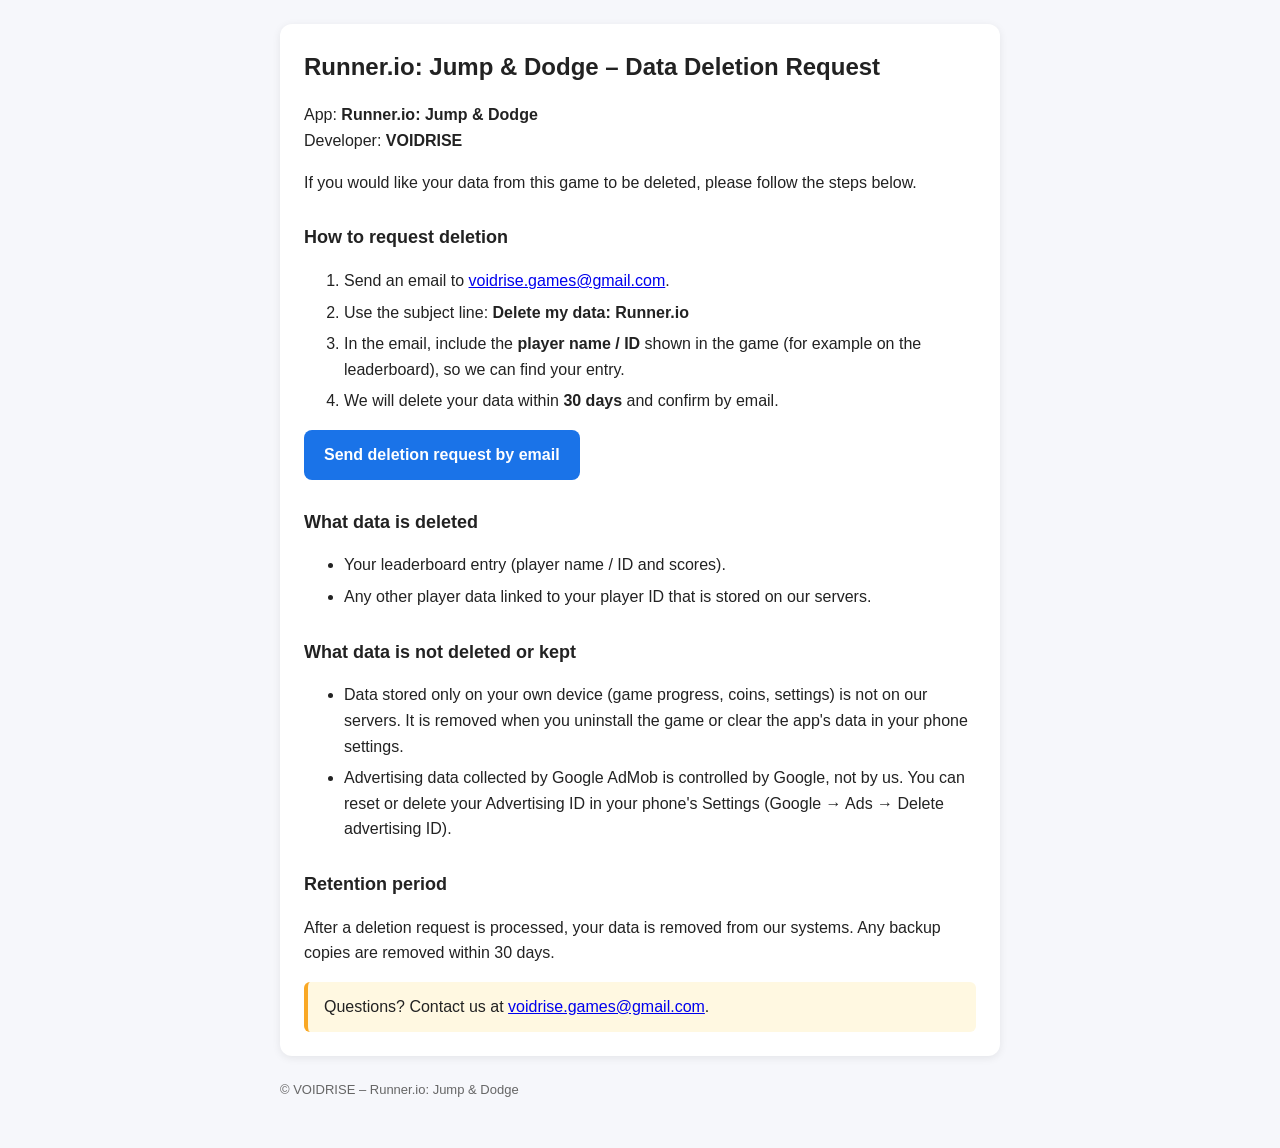
<file: delete-data/index.html>
<!DOCTYPE html>
<html lang="en">
<head>
<meta charset="utf-8">
<meta name="viewport" content="width=device-width, initial-scale=1">
<title>Runner.io: Jump & Dodge - Data Deletion Request</title>
<style>
  body { font-family: Arial, Helvetica, sans-serif; line-height: 1.6; color: #222; background: #f6f7fb; margin: 0; padding: 0; }
  .wrap { max-width: 720px; margin: 0 auto; padding: 24px 16px 48px; }
  .card { background: #fff; border-radius: 12px; padding: 24px; box-shadow: 0 2px 8px rgba(0,0,0,.08); }
  h1 { font-size: 24px; margin-top: 0; }
  h2 { font-size: 18px; margin-top: 28px; }
  .btn { display: inline-block; background: #1a73e8; color: #fff; text-decoration: none; padding: 12px 20px; border-radius: 8px; font-weight: bold; }
  .note { background: #fff8e1; border-left: 4px solid #f9a825; padding: 12px 16px; border-radius: 6px; }
  ol li, ul li { margin-bottom: 6px; }
  footer { margin-top: 24px; font-size: 13px; color: #666; }
</style>
</head>
<body>
<div class="wrap">
  <div class="card">
    <h1>Runner.io: Jump &amp; Dodge &ndash; Data Deletion Request</h1>
    <p>App: <strong>Runner.io: Jump &amp; Dodge</strong><br>
       Developer: <strong>VOIDRISE</strong></p>

    <p>If you would like your data from this game to be deleted, please follow the steps below.</p>

    <h2>How to request deletion</h2>
    <ol>
      <li>Send an email to
        <a href="mailto:voidrise.games@gmail.com?subject=Delete%20my%20data%3A%20Runner.io&amp;body=Hello%2C%0A%0APlease%20delete%20my%20data%20from%20Runner.io%3A%20Jump%20%26%20Dodge.%0A%0AMy%20player%20name%2FID%20in%20the%20game%3A%20%0A%0AThank%20you.">voidrise.games@gmail.com</a>.</li>
      <li>Use the subject line: <strong>Delete my data: Runner.io</strong></li>
      <li>In the email, include the <strong>player name / ID</strong> shown in the game (for example on the leaderboard), so we can find your entry.</li>
      <li>We will delete your data within <strong>30 days</strong> and confirm by email.</li>
    </ol>

    <p><a class="btn" href="mailto:voidrise.games@gmail.com?subject=Delete%20my%20data%3A%20Runner.io&amp;body=Hello%2C%0A%0APlease%20delete%20my%20data%20from%20Runner.io%3A%20Jump%20%26%20Dodge.%0A%0AMy%20player%20name%2FID%20in%20the%20game%3A%20%0A%0AThank%20you.">Send deletion request by email</a></p>

    <h2>What data is deleted</h2>
    <ul>
      <li>Your leaderboard entry (player name / ID and scores).</li>
      <li>Any other player data linked to your player ID that is stored on our servers.</li>
    </ul>

    <h2>What data is not deleted or kept</h2>
    <ul>
      <li>Data stored only on your own device (game progress, coins, settings) is not on our servers. It is removed when you uninstall the game or clear the app's data in your phone settings.</li>
      <li>Advertising data collected by Google AdMob is controlled by Google, not by us. You can reset or delete your Advertising ID in your phone's Settings (Google &rarr; Ads &rarr; Delete advertising ID).</li>
    </ul>

    <h2>Retention period</h2>
    <p>After a deletion request is processed, your data is removed from our systems. Any backup copies are removed within 30 days.</p>

    <div class="note">
      Questions? Contact us at <a href="mailto:voidrise.games@gmail.com">voidrise.games@gmail.com</a>.
    </div>
  </div>
  <footer>&copy; VOIDRISE &ndash; Runner.io: Jump &amp; Dodge</footer>
</div>
</body>
</html>
</file>
